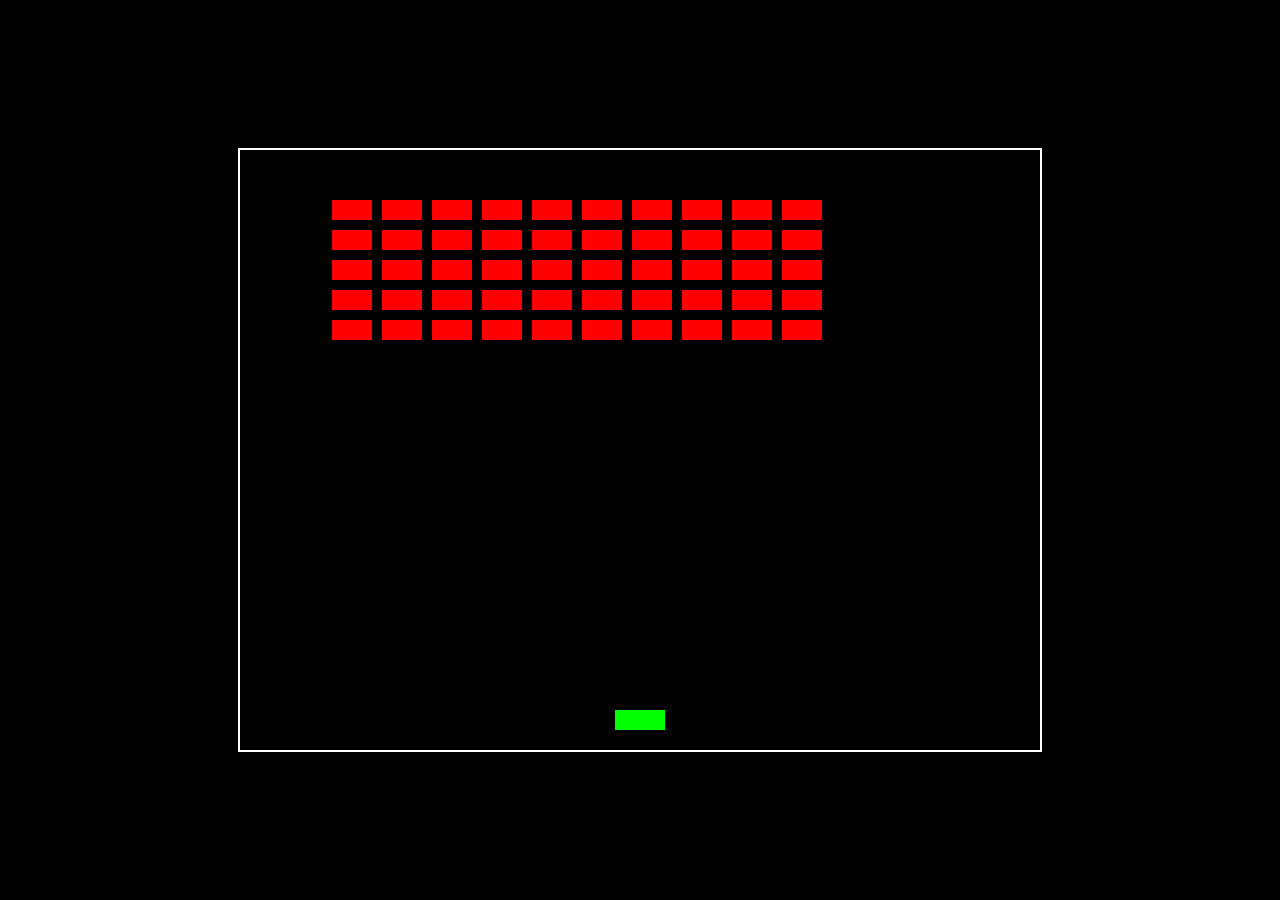
<file: chatgpt-4o-mini/index.html>
<!DOCTYPE html>
<html lang="en">
<head>
  <meta charset="UTF-8">
  <meta name="viewport" content="width=device-width, initial-scale=1.0">
  <title>Space Invaders</title>
  <style>
    /* Basic reset and centering */
    body {
      margin: 0;
      background: #000;
      display: flex;
      align-items: center;
      justify-content: center;
      height: 100vh;
      overflow: hidden;
    }
    canvas {
      border: 2px solid #fff;
      background: #000;
    }
  </style>
</head>
<body>
  <canvas id="gameCanvas" width="800" height="600"></canvas>
  <script>
    const canvas = document.getElementById('gameCanvas');
    const ctx = canvas.getContext('2d');

    // --- Player Setup ---
    const player = {
      width: 50,
      height: 20,
      x: canvas.width / 2 - 25,
      y: canvas.height - 40,
      speed: 5,
      movingLeft: false,
      movingRight: false,
      color: '#0f0'
    };

    // --- Bullet Setup ---
    const bullets = [];
    const bulletSpeed = 7;
    const bulletWidth = 4;
    const bulletHeight = 10;

    // --- Invader Setup ---
    const invaderRowCount = 5;
    const invaderColumnCount = 10;
    const invaderWidth = 40;
    const invaderHeight = 20;
    const invaderPadding = 10;
    const invaderOffsetTop = 50;
    const invaderOffsetLeft = 50;
    let invaderDirection = 1; // 1 = right, -1 = left
    const invaderSpeed = 1;
    const invaders = [];

    // Create invaders
    for (let r = 0; r < invaderRowCount; r++) {
      for (let c = 0; c < invaderColumnCount; c++) {
        invaders.push({
          x: invaderOffsetLeft + c * (invaderWidth + invaderPadding),
          y: invaderOffsetTop + r * (invaderHeight + invaderPadding),
          width: invaderWidth,
          height: invaderHeight,
          alive: true
        });
      }
    }

    // --- Input Handling ---
    document.addEventListener('keydown', keyDownHandler);
    document.addEventListener('keyup', keyUpHandler);

    function keyDownHandler(e) {
      if (e.code === 'ArrowLeft') player.movingLeft = true;
      if (e.code === 'ArrowRight') player.movingRight = true;
      if (e.code === 'Space') shootBullet();
    }

    function keyUpHandler(e) {
      if (e.code === 'ArrowLeft') player.movingLeft = false;
      if (e.code === 'ArrowRight') player.movingRight = false;
    }

    function shootBullet() {
      bullets.push({
        x: player.x + player.width / 2 - bulletWidth / 2,
        y: player.y,
        width: bulletWidth,
        height: bulletHeight,
        alive: true
      });
    }

    // --- Collision Detection ---
    function isColliding(a, b) {
      return a.x < b.x + b.width && a.x + a.width > b.x &&
             a.y < b.y + b.height && a.y + a.height > b.y;
    }

    // --- Update Game State ---
    function update() {
      // Move player
      if (player.movingLeft && player.x > 0) player.x -= player.speed;
      if (player.movingRight && player.x + player.width < canvas.width) player.x += player.speed;

      // Move bullets
      bullets.forEach(b => {
        if (b.alive) {
          b.y -= bulletSpeed;
          if (b.y + b.height < 0) b.alive = false;
        }
      });

      // Move invaders and check for edge to reverse
      let shouldReverse = false;
      invaders.forEach(inv => {
        if (inv.alive) {
          inv.x += invaderSpeed * invaderDirection;
          if (inv.x + inv.width > canvas.width || inv.x < 0) shouldReverse = true;
        }
      });
      if (shouldReverse) {
        invaderDirection *= -1;
        invaders.forEach(inv => inv.y += invaderHeight);
      }

      // Check collisions between bullets and invaders
      bullets.forEach(b => {
        if (b.alive) {
          invaders.forEach(inv => {
            if (inv.alive && isColliding(b, inv)) {
              b.alive = false;
              inv.alive = false;
            }
          });
        }
      });

      // Remove off-screen or spent bullets
      for (let i = bullets.length - 1; i >= 0; i--) {
        if (!bullets[i].alive) bullets.splice(i, 1);
      }
    }

    // --- Draw Game Objects ---
    function draw() {
      ctx.clearRect(0, 0, canvas.width, canvas.height);

      // Draw player
      ctx.fillStyle = player.color;
      ctx.fillRect(player.x, player.y, player.width, player.height);

      // Draw bullets
      ctx.fillStyle = '#ff0';
      bullets.forEach(b => ctx.fillRect(b.x, b.y, b.width, b.height));

      // Draw invaders
      ctx.fillStyle = '#f00';
      invaders.forEach(inv => {
        if (inv.alive) ctx.fillRect(inv.x, inv.y, inv.width, inv.height);
      });
    }

    // --- Main Game Loop ---
    function gameLoop() {
      update();
      draw();
      requestAnimationFrame(gameLoop);
    }

    // Start!
    gameLoop();
  </script>
</body>
</html>
</file>
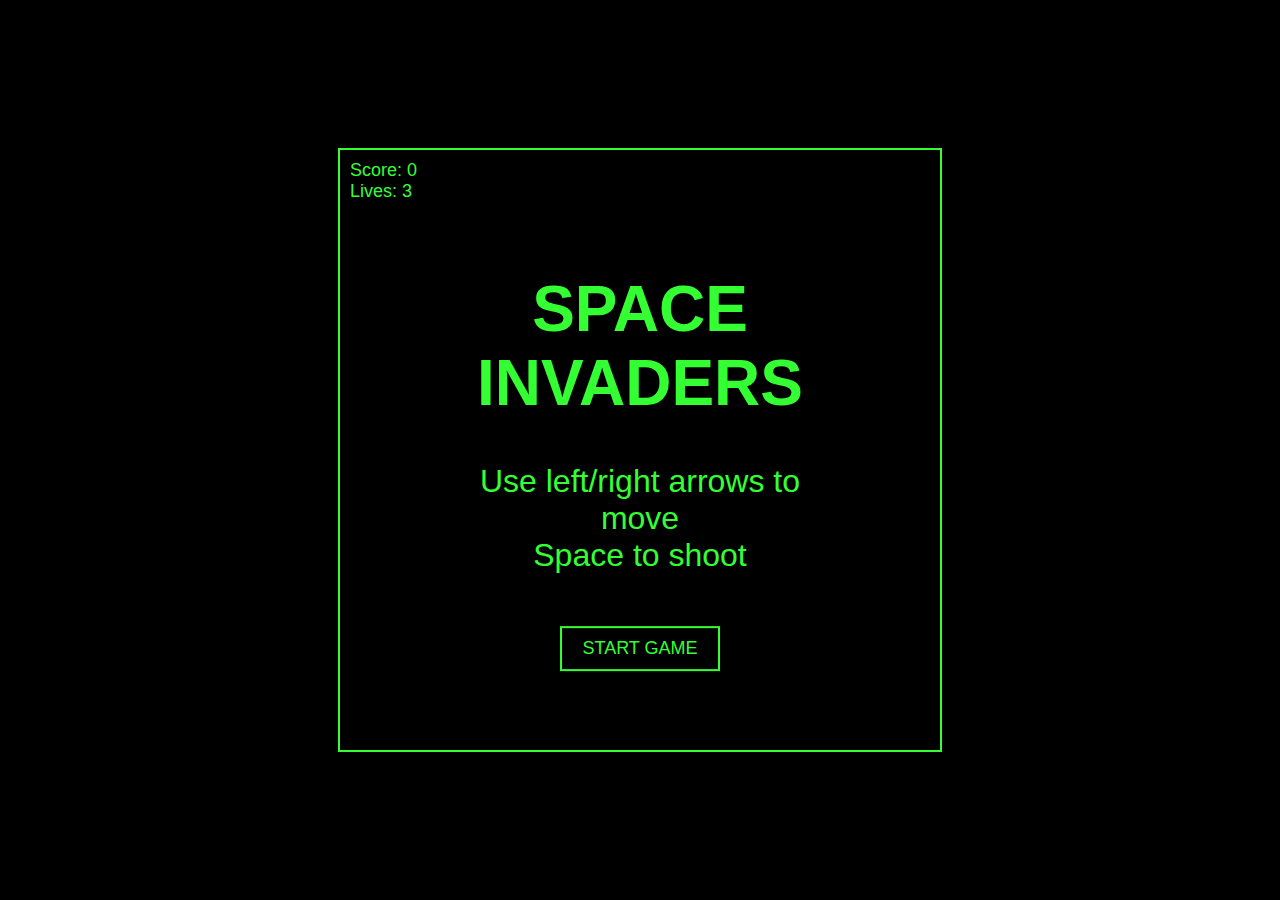
<file: claude3.7/index.html>
<!DOCTYPE html>
<html lang="en">
<head>
    <meta charset="UTF-8">
    <meta name="viewport" content="width=device-width, initial-scale=1.0">
    <title>Space Invaders</title>
    <style>
        body {
            margin: 0;
            padding: 0;
            display: flex;
            justify-content: center;
            align-items: center;
            height: 100vh;
            background-color: #000;
            font-family: Arial, sans-serif;
            overflow: hidden;
        }
        
        .game-container {
            position: relative;
            width: 600px;
            height: 600px;
            border: 2px solid #33ff33;
            overflow: hidden;
            background-color: #000;
        }
        
        #game-canvas {
            width: 100%;
            height: 100%;
        }
        
        .ui-container {
            position: absolute;
            top: 10px;
            left: 10px;
            color: #33ff33;
            font-size: 18px;
            z-index: 10;
        }
        
        .game-over, .game-start {
            position: absolute;
            top: 50%;
            left: 50%;
            transform: translate(-50%, -50%);
            color: #33ff33;
            font-size: 32px;
            text-align: center;
            z-index: 20;
            display: none;
        }
        
        .game-start button, .game-over button {
            background-color: #000;
            color: #33ff33;
            border: 2px solid #33ff33;
            padding: 10px 20px;
            font-size: 18px;
            margin-top: 20px;
            cursor: pointer;
        }
        
        .game-start button:hover, .game-over button:hover {
            background-color: #33ff33;
            color: #000;
        }
    </style>
</head>
<body>
    <div class="game-container">
        <canvas id="game-canvas"></canvas>
        <div class="ui-container">
            <div>Score: <span id="score">0</span></div>
            <div>Lives: <span id="lives">3</span></div>
        </div>
        <div class="game-start" id="game-start">
            <h1>SPACE INVADERS</h1>
            <p>Use left/right arrows to move<br>Space to shoot</p>
            <button id="start-button">START GAME</button>
        </div>
        <div class="game-over" id="game-over">
            <h1>GAME OVER</h1>
            <p>Final Score: <span id="final-score">0</span></p>
            <button id="restart-button">PLAY AGAIN</button>
        </div>
    </div>

    <script>
        // Game variables
        const canvas = document.getElementById('game-canvas');
        const ctx = canvas.getContext('2d');
        const scoreElement = document.getElementById('score');
        const livesElement = document.getElementById('lives');
        const finalScoreElement = document.getElementById('final-score');
        const gameStartScreen = document.getElementById('game-start');
        const gameOverScreen = document.getElementById('game-over');
        const startButton = document.getElementById('start-button');
        const restartButton = document.getElementById('restart-button');
        
        // Set canvas dimensions
        canvas.width = 600;
        canvas.height = 600;
        
        // Game state
        let gameRunning = false;
        let score = 0;
        let lives = 3;
        let level = 1;
        
        // Player
        const player = {
            x: canvas.width / 2 - 25,
            y: canvas.height - 60,
            width: 50,
            height: 30,
            speed: 8,
            color: '#33ff33',
            isMovingLeft: false,
            isMovingRight: false,
            isShooting: false,
            lastShot: 0,
            shotCooldown: 500 // milliseconds
        };
        
        // Invaders
        let invaders = [];
        const invaderRows = 5;
        const invadersPerRow = 10;
        const invaderWidth = 40;
        const invaderHeight = 30;
        const invaderPadding = 10;
        let invaderDirection = 1; // 1 for right, -1 for left
        let invaderSpeed = 1;
        let invaderDropSpeed = 20;
        let invaderShootChance = 0.01; // Chance of an invader shooting per frame
        
        // Projectiles
        let playerProjectiles = [];
        let invaderProjectiles = [];
        const projectileSpeed = 7;
        const invaderProjectileSpeed = 5;
        
        // Keys
        const keys = {};
        
        // Game initialization
        function initGame() {
            // Reset game state
            gameRunning = true;
            score = 0;
            lives = 3;
            level = 1;
            invaderSpeed = 1;
            invaderShootChance = 0.01;
            
            // Reset player
            player.x = canvas.width / 2 - player.width / 2;
            playerProjectiles = [];
            invaderProjectiles = [];
            
            // Create invaders
            createInvaders();
            
            // Update UI
            scoreElement.textContent = score;
            livesElement.textContent = lives;
            
            // Hide screens
            gameStartScreen.style.display = 'none';
            gameOverScreen.style.display = 'none';
            
            // Start game loop
            gameLoop();
        }
        
        // Create invaders
        function createInvaders() {
            invaders = [];
            for (let row = 0; row < invaderRows; row++) {
                for (let col = 0; col < invadersPerRow; col++) {
                    invaders.push({
                        x: col * (invaderWidth + invaderPadding) + 50,
                        y: row * (invaderHeight + invaderPadding) + 50,
                        width: invaderWidth,
                        height: invaderHeight,
                        color: row < 2 ? '#ff3333' : row < 4 ? '#ff9933' : '#33ff33'
                    });
                }
            }
            invaderDirection = 1;
        }
        
        // Game loop
        function gameLoop() {
            if (!gameRunning) return;
            
            // Clear canvas
            ctx.fillStyle = '#000';
            ctx.fillRect(0, 0, canvas.width, canvas.height);
            
            // Update player
            updatePlayer();
            
            // Update invaders
            updateInvaders();
            
            // Update projectiles
            updateProjectiles();
            
            // Check collisions
            checkCollisions();
            
            // Check game over
            if (invaders.length === 0) {
                levelUp();
            }
            
            // Draw everything
            drawPlayer();
            drawInvaders();
            drawProjectiles();
            
            // Next frame
            requestAnimationFrame(gameLoop);
        }
        
        // Update player
        function updatePlayer() {
            if (keys['ArrowLeft'] && player.x > 0) {
                player.x -= player.speed;
            }
            
            if (keys['ArrowRight'] && player.x < canvas.width - player.width) {
                player.x += player.speed;
            }
            
            if (keys[' '] && Date.now() - player.lastShot > player.shotCooldown) {
                playerShoot();
                player.lastShot = Date.now();
            }
        }
        
        // Player shoot
        function playerShoot() {
            playerProjectiles.push({
                x: player.x + player.width / 2 - 2,
                y: player.y,
                width: 4,
                height: 15,
                color: '#33ff33'
            });
        }
        
        // Update invaders
        function updateInvaders() {
            let touchedEdge = false;
            let lowestInvader = 0;
            
            // Check if any invader touched the edge
            for (const invader of invaders) {
                if ((invaderDirection === 1 && invader.x + invader.width >= canvas.width - 10) ||
                    (invaderDirection === -1 && invader.x <= 10)) {
                    touchedEdge = true;
                }
                
                // Track lowest invader
                if (invader.y + invader.height > lowestInvader) {
                    lowestInvader = invader.y + invader.height;
                }
                
                // Random chance for invader to shoot
                if (Math.random() < invaderShootChance) {
                    invaderShoot(invader);
                }
            }
            
            // Move invaders
            for (const invader of invaders) {
                invader.x += invaderDirection * invaderSpeed;
                
                // Drop invaders if they touched an edge
                if (touchedEdge) {
                    invader.y += invaderDropSpeed;
                }
            }
            
            // Change direction if touched edge
            if (touchedEdge) {
                invaderDirection *= -1;
            }
            
            // Check if invaders reached the player
            if (lowestInvader >= player.y) {
                loseLife();
            }
        }
        
        // Invader shoot
        function invaderShoot(invader) {
            invaderProjectiles.push({
                x: invader.x + invader.width / 2 - 2,
                y: invader.y + invader.height,
                width: 4,
                height: 15,
                color: '#ff3333'
            });
        }
        
        // Update projectiles
        function updateProjectiles() {
            // Player projectiles
            for (let i = playerProjectiles.length - 1; i >= 0; i--) {
                const projectile = playerProjectiles[i];
                projectile.y -= projectileSpeed;
                
                // Remove if off screen
                if (projectile.y < 0) {
                    playerProjectiles.splice(i, 1);
                }
            }
            
            // Invader projectiles
            for (let i = invaderProjectiles.length - 1; i >= 0; i--) {
                const projectile = invaderProjectiles[i];
                projectile.y += invaderProjectileSpeed;
                
                // Remove if off screen
                if (projectile.y > canvas.height) {
                    invaderProjectiles.splice(i, 1);
                }
            }
        }
        
        // Check collisions
        function checkCollisions() {
            // Player projectiles vs invaders
            for (let i = playerProjectiles.length - 1; i >= 0; i--) {
                const projectile = playerProjectiles[i];
                
                for (let j = invaders.length - 1; j >= 0; j--) {
                    const invader = invaders[j];
                    
                    if (projectile.x < invader.x + invader.width &&
                        projectile.x + projectile.width > invader.x &&
                        projectile.y < invader.y + invader.height &&
                        projectile.y + projectile.height > invader.y) {
                        
                        // Collision detected
                        playerProjectiles.splice(i, 1);
                        invaders.splice(j, 1);
                        updateScore(10);
                        break;
                    }
                }
            }
            
            // Invader projectiles vs player
            for (let i = invaderProjectiles.length - 1; i >= 0; i--) {
                const projectile = invaderProjectiles[i];
                
                if (projectile.x < player.x + player.width &&
                    projectile.x + projectile.width > player.x &&
                    projectile.y < player.y + player.height &&
                    projectile.y + projectile.height > player.y) {
                    
                    // Collision detected
                    invaderProjectiles.splice(i, 1);
                    loseLife();
                    break;
                }
            }
        }
        
        // Update score
        function updateScore(points) {
            score += points;
            scoreElement.textContent = score;
        }
        
        // Lose life
        function loseLife() {
            lives--;
            livesElement.textContent = lives;
            
            if (lives <= 0) {
                gameOver();
            } else {
                resetLevel();
            }
        }
        
        // Reset level
        function resetLevel() {
            player.x = canvas.width / 2 - player.width / 2;
            playerProjectiles = [];
            invaderProjectiles = [];
            createInvaders();
        }
        
        // Level up
        function levelUp() {
            level++;
            invaderSpeed += 0.2;
            invaderShootChance += 0.002;
            createInvaders();
            updateScore(50);
        }
        
        // Game over
        function gameOver() {
            gameRunning = false;
            finalScoreElement.textContent = score;
            gameOverScreen.style.display = 'block';
        }
        
        // Draw player
        function drawPlayer() {
            ctx.fillStyle = player.color;
            ctx.fillRect(player.x, player.y, player.width, player.height);
            
            // Draw player details
            ctx.fillRect(player.x + player.width / 2 - 5, player.y - 10, 10, 10);
        }
        
        // Draw invaders
        function drawInvaders() {
            for (const invader of invaders) {
                ctx.fillStyle = invader.color;
                ctx.fillRect(invader.x, invader.y, invader.width, invader.height);
                
                // Draw invader details
                ctx.fillRect(invader.x + 5, invader.y + invader.height, 10, 5);
                ctx.fillRect(invader.x + invader.width - 15, invader.y + invader.height, 10, 5);
            }
        }
        
        // Draw projectiles
        function drawProjectiles() {
            // Player projectiles
            for (const projectile of playerProjectiles) {
                ctx.fillStyle = projectile.color;
                ctx.fillRect(projectile.x, projectile.y, projectile.width, projectile.height);
            }
            
            // Invader projectiles
            for (const projectile of invaderProjectiles) {
                ctx.fillStyle = projectile.color;
                ctx.fillRect(projectile.x, projectile.y, projectile.width, projectile.height);
            }
        }
        
        // Event listeners
        window.addEventListener('keydown', (e) => {
            keys[e.key] = true;
        });
        
        window.addEventListener('keyup', (e) => {
            keys[e.key] = false;
        });
        
        startButton.addEventListener('click', initGame);
        restartButton.addEventListener('click', initGame);
        
        // Show start screen
        gameStartScreen.style.display = 'block';
    </script>
</body>
</html>
</file>
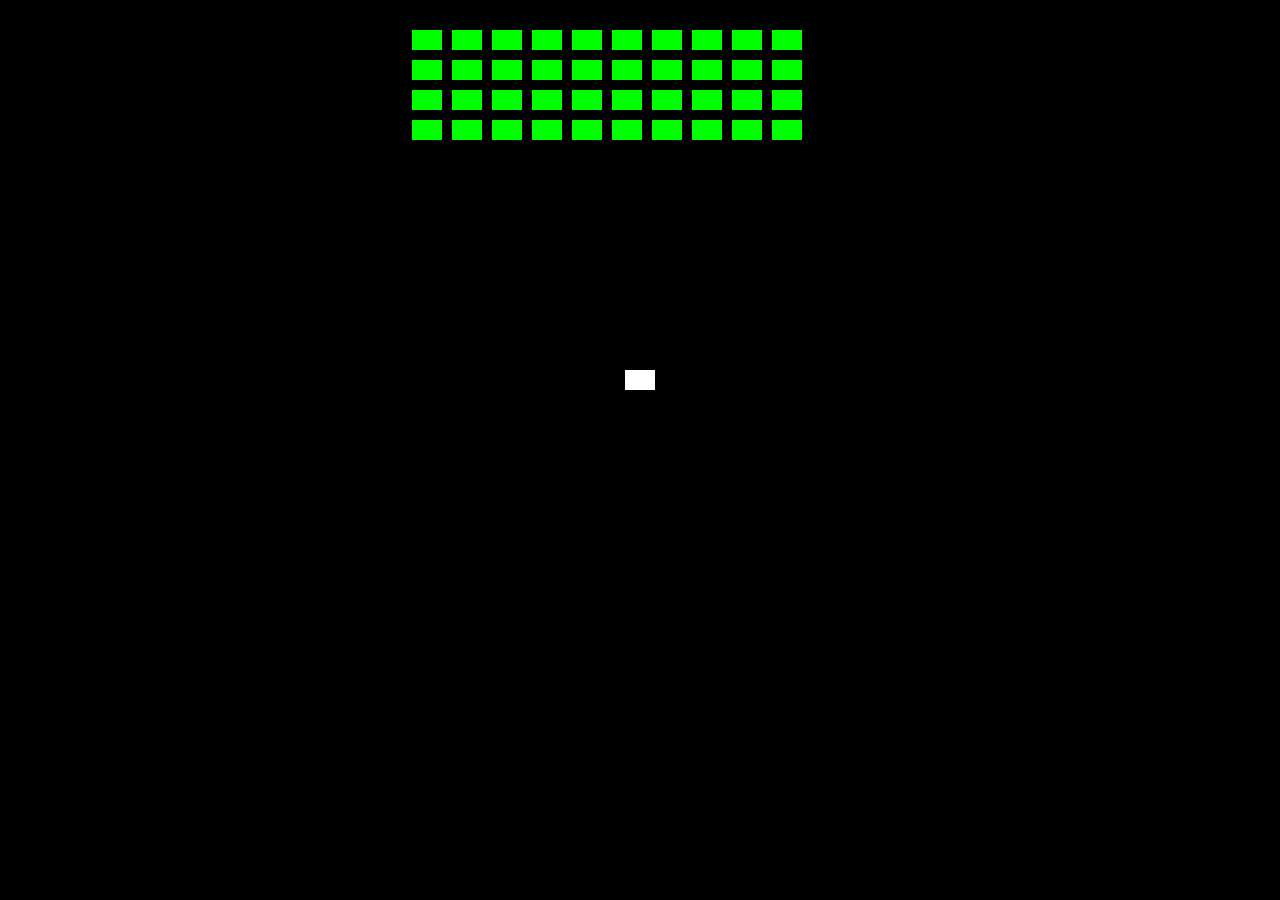
<file: copilot-web/index.html>
<!DOCTYPE html>
<html lang="en">
<head>
  <meta charset="UTF-8">
  <title>Invaders Game</title>
  <style>
    /* CSS styles for the game */
    body {
      margin: 0;
      overflow: hidden;
      background: #000;
    }
    canvas {
      display: block;
      background: #000;
      margin: 0 auto;
    }
  </style>
</head>
<body>
  <canvas id="gameCanvas" width="600" height="400"></canvas>
  <script>
    // Get canvas and context
    const canvas = document.getElementById("gameCanvas");
    const ctx = canvas.getContext("2d");

    // Player setup
    const player = {
      x: canvas.width / 2 - 15,
      y: canvas.height - 30,
      width: 30,
      height: 20,
      speed: 5
    };

    // Game elements arrays
    let bullets = [];
    let invaders = [];
    let invaderSpeed = 1;
    let invaderDirection = 1; // 1 = moving right, -1 = moving left

    // Manage key presses
    const keys = {};
    document.addEventListener("keydown", (e) => {
      keys[e.code] = true;
      if (e.code === "Space") {
        // Shoot a bullet from the center of the player's ship
        bullets.push({
          x: player.x + player.width / 2 - 2,
          y: player.y,
          width: 4,
          height: 10,
          speed: 7
        });
      }
    });
    document.addEventListener("keyup", (e) => {
      keys[e.code] = false;
    });

    // Create an array of invaders in a grid formation
    function createInvaders() {
      invaders = [];
      const rows = 4;
      const cols = 10;
      const invaderWidth = 30;
      const invaderHeight = 20;
      const spacing = 10;
      const offsetX = 30;
      const offsetY = 30;

      for (let row = 0; row < rows; row++) {
        for (let col = 0; col < cols; col++) {
          invaders.push({
            x: offsetX + col * (invaderWidth + spacing),
            y: offsetY + row * (invaderHeight + spacing),
            width: invaderWidth,
            height: invaderHeight
          });
        }
      }
    }

    // Update game state: player, bullets, invaders, and collisions
    function update() {
      // Player movement
      if (keys["ArrowLeft"] && player.x > 0) {
        player.x -= player.speed;
      }
      if (keys["ArrowRight"] && player.x + player.width < canvas.width) {
        player.x += player.speed;
      }

      // Update bullets positions; remove ones off-screen
      for (let i = 0; i < bullets.length; i++) {
        bullets[i].y -= bullets[i].speed;
        if (bullets[i].y + bullets[i].height < 0) {
          bullets.splice(i, 1);
          i--;
        }
      }

      // Move invaders and check for canvas edge collision
      let shouldReverse = false;
      for (const invader of invaders) {
        invader.x += invaderSpeed * invaderDirection;
        if (invader.x + invader.width >= canvas.width || invader.x <= 0) {
          shouldReverse = true;
        }
      }
      if (shouldReverse) {
        invaderDirection *= -1;
        for (const invader of invaders) {
          invader.y += 10; // Move down when reaching an edge
        }
      }

      // Check collision between bullets and invaders
      for (let i = 0; i < bullets.length; i++) {
        const bullet = bullets[i];
        for (let j = 0; j < invaders.length; j++) {
          const invader = invaders[j];
          if (
            bullet.x < invader.x + invader.width &&
            bullet.x + bullet.width > invader.x &&
            bullet.y < invader.y + invader.height &&
            bullet.y + bullet.height > invader.y
          ) {
            // Remove bullet and invader on collision
            bullets.splice(i, 1);
            invaders.splice(j, 1);
            i--;
            break;
          }
        }
      }
    }

    // Draw the player, invaders, and bullets
    function draw() {
      ctx.clearRect(0, 0, canvas.width, canvas.height);

      // Draw player (white rectangle)
      ctx.fillStyle = "white";
      ctx.fillRect(player.x, player.y, player.width, player.height);

      // Draw invaders (lime green rectangles)
      ctx.fillStyle = "lime";
      for (const invader of invaders) {
        ctx.fillRect(invader.x, invader.y, invader.width, invader.height);
      }

      // Draw bullets (red rectangles)
      ctx.fillStyle = "red";
      for (const bullet of bullets) {
        ctx.fillRect(bullet.x, bullet.y, bullet.width, bullet.height);
      }
    }

    // Main game loop: update state, then draw, then loop again
    function gameLoop() {
      update();
      draw();
      requestAnimationFrame(gameLoop);
    }

    // Start the game when the window loads
    window.onload = () => {
      createInvaders();
      gameLoop();
    };
  </script>
</body>
</html>
</file>
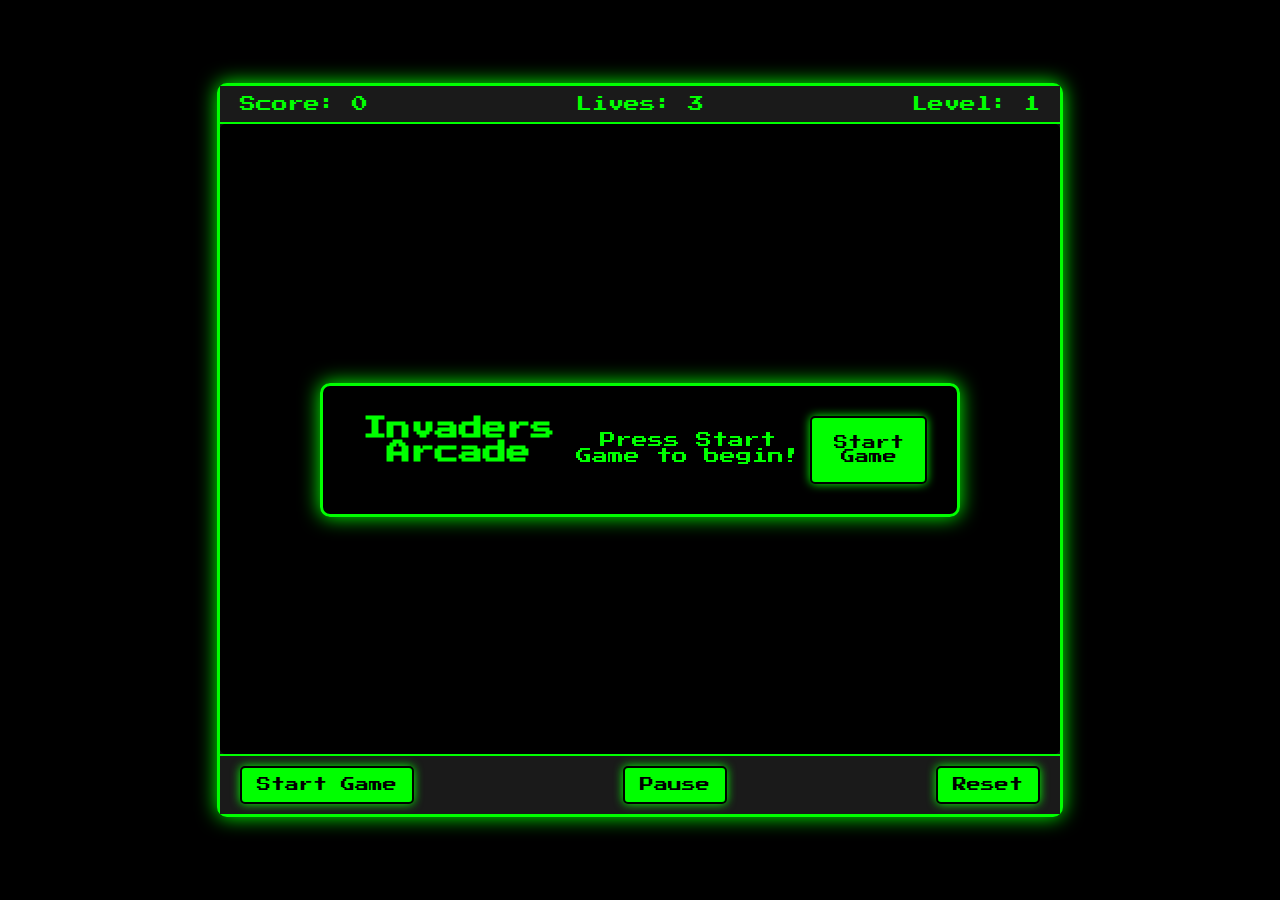
<file: gemini2.5pro-experimental/index.html>
<!DOCTYPE html>
<html lang="en">
<head>
    <meta charset="UTF-8">
    <meta name="viewport" content="width=device-width, initial-scale=1.0">
    <title>Invaders Arcade</title>
    <link href="https://fonts.googleapis.com/css2?family=Press+Start+2P&display=swap" rel="stylesheet">
    <style>
        body {
            font-family: 'Press Start 2P', cursive;
            background-color: #000;
            color: #0f0; /* Green text, classic arcade feel */
            display: flex;
            flex-direction: column;
            align-items: center;
            justify-content: center;
            min-height: 100vh;
            margin: 0;
            overflow: hidden; /* Prevent scrollbars from canvas resizing */
            touch-action: none; /* Disable browser default touch actions like pinch-zoom */
        }

        .game-container {
            border: 3px solid #0f0;
            border-radius: 10px;
            box-shadow: 0 0 20px #0f0;
            position: relative; /* For positioning message box */
            background-color: #111; /* Slightly lighter black for canvas background */
            display: flex;
            flex-direction: column;
            align-items: center;
        }

        canvas {
            display: block;
            background-color: #000;
            border-radius: 6px; /* Rounded corners for the canvas inside the container */
            /* Width and height will be set by JS */
        }

        .controls, .info {
            display: flex;
            justify-content: space-between;
            align-items: center;
            padding: 10px 20px;
            width: 100%;
            box-sizing: border-box;
            background-color: #1a1a1a;
        }

        .info {
            font-size: 16px;
            border-bottom: 2px solid #0f0;
        }

        .controls {
             border-top: 2px solid #0f0;
        }


        button {
            font-family: 'Press Start 2P', cursive;
            background-color: #0f0;
            color: #000;
            border: 2px solid #000;
            padding: 10px 15px;
            border-radius: 5px;
            cursor: pointer;
            box-shadow: 0 0 10px #0f0;
            transition: background-color 0.2s, color 0.2s, box-shadow 0.2s;
            font-size: 14px;
        }

        button:hover, button:focus {
            background-color: #000;
            color: #0f0;
            border-color: #0f0;
            outline: none;
        }

        button:active {
            transform: translateY(2px);
        }

        .message-box {
            position: absolute;
            top: 50%;
            left: 50%;
            transform: translate(-50%, -50%);
            background-color: rgba(0, 0, 0, 0.85);
            color: #0f0;
            padding: 30px;
            border: 3px solid #0f0;
            border-radius: 10px;
            text-align: center;
            z-index: 100;
            box-shadow: 0 0 20px #0f0;
            display: none; /* Hidden by default */
        }

        .message-box h2 {
            margin-top: 0;
            font-size: 24px;
        }

        .message-box p {
            font-size: 16px;
            margin-bottom: 20px;
        }

        /* Touch controls styling */
        .touch-controls {
            display: none; /* Hidden by default, shown on touch devices */
            justify-content: space-around;
            width: 100%;
            padding: 15px 0;
            background-color: #1a1a1a;
            border-top: 2px solid #0f0;
        }

        .touch-button {
            font-family: 'Press Start 2P', cursive;
            background-color: #0f0;
            color: #000;
            border: 2px solid #000;
            padding: 15px 25px;
            border-radius: 8px;
            cursor: pointer;
            box-shadow: 0 0 10px #0f0;
            font-size: 18px;
            user-select: none; /* Prevent text selection on tap */
            -webkit-user-select: none; /* Safari */
            -moz-user-select: none; /* Firefox */
            -ms-user-select: none; /* IE10+ */
        }
        .touch-button:active {
            background-color: #000;
            color: #0f0;
            border-color: #0f0;
            transform: scale(0.95);
        }

        @media (max-width: 600px) {
            .info {
                font-size: 12px;
            }
            button {
                padding: 8px 10px;
                font-size: 12px;
            }
            .message-box h2 {
                font-size: 20px;
            }
            .message-box p {
                font-size: 14px;
            }
            .touch-controls {
                display: flex; /* Show touch controls on smaller screens */
            }
            .controls .desktop-button { /* Hide desktop start button if touch controls are visible */
                display: none;
            }
        }

    </style>
</head>
<body>
    <div class="game-container">
        <div class="info">
            <span id="score">Score: 0</span>
            <span id="lives">Lives: 3</span>
            <span id="level">Level: 1</span>
        </div>
        <canvas id="gameCanvas"></canvas>
        <div class="controls">
            <button id="startButton" class="desktop-button">Start Game</button>
            <button id="pauseButton">Pause</button>
            <button id="resetButton">Reset</button>
        </div>
        <div class="touch-controls">
            <button class="touch-button" id="touchLeft">LEFT</button>
            <button class="touch-button" id="touchFire">FIRE</button>
            <button class="touch-button" id="touchRight">RIGHT</button>
        </div>
    </div>

    <div class="message-box" id="messageBox">
        <h2 id="messageTitle">Game Over!</h2>
        <p id="messageText">Your final score is 0.</p>
        <button id="messageButton">Play Again</button>
    </div>

    <script>
        // Game Canvas and Context
        const canvas = document.getElementById('gameCanvas');
        const ctx = canvas.getContext('2d');

        // UI Elements
        const scoreEl = document.getElementById('score');
        const livesEl = document.getElementById('lives');
        const levelEl = document.getElementById('level');
        const startButton = document.getElementById('startButton');
        const pauseButton = document.getElementById('pauseButton');
        const resetButton = document.getElementById('resetButton');

        // Message Box Elements
        const messageBox = document.getElementById('messageBox');
        const messageTitle = document.getElementById('messageTitle');
        const messageText = document.getElementById('messageText');
        const messageButton = document.getElementById('messageButton');

        // Touch Controls
        const touchLeftButton = document.getElementById('touchLeft');
        const touchRightButton = document.getElementById('touchRight');
        const touchFireButton = document.getElementById('touchFire');

        // Game constants
        const INVADER_ROWS = 5;
        const INVADER_COLS = 10;
        const INVADER_SPACING = 5; // Spacing between invaders
        const INVADER_BULLET_SPEED = 4;
        const INVADER_SHOOT_INTERVAL = 1000; // ms
        const PLAYER_BULLET_SPEED = 7;
        const PLAYER_LIVES_START = 3;
        const INVADER_MOVE_DOWN_STEP = 20; // How much invaders move down when hitting edge

        // Game state variables
        let score = 0;
        let lives = PLAYER_LIVES_START;
        let level = 1;
        let gameRunning = false;
        let paused = false;
        let gameOver = false;
        let player;
        let invaders = [];
        let playerBullets = [];
        let invaderBullets = [];
        let invaderDirection = 1; // 1 for right, -1 for left
        let invaderSpeed = 0.5; // Initial speed
        let lastInvaderShootTime = 0;
        let keys = {}; // For keyboard input

        // Game element dimensions (will be responsive)
        let canvasWidth, canvasHeight;
        let playerWidth, playerHeight, playerSpeed;
        let invaderWidth, invaderHeight;
        let bulletWidth, bulletHeight;

        // --- Entity Classes ---

        // Player Class
        class Player {
            constructor(x, y, width, height, speed, color) {
                this.x = x;
                this.y = y;
                this.width = width;
                this.height = height;
                this.speed = speed;
                this.color = color;
                this.canShoot = true;
                this.shootCooldown = 300; // milliseconds
            }

            draw() {
                ctx.fillStyle = this.color;
                // Simple triangle shape for player
                ctx.beginPath();
                ctx.moveTo(this.x + this.width / 2, this.y);
                ctx.lineTo(this.x, this.y + this.height);
                ctx.lineTo(this.x + this.width, this.y + this.height);
                ctx.closePath();
                ctx.fill();
            }

            move(direction) {
                if (direction === 'left' && this.x > 0) {
                    this.x -= this.speed;
                } else if (direction === 'right' && this.x < canvasWidth - this.width) {
                    this.x += this.speed;
                }
            }

            shoot() {
                if (this.canShoot) {
                    const bulletX = this.x + this.width / 2 - bulletWidth / 2;
                    const bulletY = this.y;
                    playerBullets.push(new Bullet(bulletX, bulletY, bulletWidth, bulletHeight, PLAYER_BULLET_SPEED, '#0f0', 'up'));
                    this.canShoot = false;
                    setTimeout(() => {
                        this.canShoot = true;
                    }, this.shootCooldown);
                }
            }
        }

        // Invader Class
        class Invader {
            constructor(x, y, width, height, color, type) {
                this.x = x;
                this.y = y;
                this.width = width;
                this.height = height;
                this.color = color;
                this.type = type; // For different invader types/points later
                this.alive = true;
            }

            draw() {
                if (!this.alive) return;
                ctx.fillStyle = this.color;
                // Simple rectangle for invaders
                ctx.fillRect(this.x, this.y, this.width, this.height);
            }

            move(dx, dy) {
                this.x += dx;
                this.y += dy;
            }
        }

        // Bullet Class
        class Bullet {
            constructor(x, y, width, height, speed, color, direction) {
                this.x = x;
                this.y = y;
                this.width = width;
                this.height = height;
                this.speed = speed;
                this.color = color;
                this.direction = direction; // 'up' or 'down'
            }

            draw() {
                ctx.fillStyle = this.color;
                ctx.fillRect(this.x, this.y, this.width, this.height);
            }

            update() {
                if (this.direction === 'up') {
                    this.y -= this.speed;
                } else {
                    this.y += this.speed;
                }
            }
        }

        // --- Game Setup and Initialization ---

        function setCanvasDimensions() {
            // Make canvas responsive, fitting common aspect ratios but not too wide/tall
            const maxWidth = window.innerWidth * 0.9;
            const maxHeight = window.innerHeight * 0.7;
            
            // Aim for a 4:3 aspect ratio, common for arcade games
            let newCanvasWidth = Math.min(maxWidth, maxHeight * (4/3));
            let newCanvasHeight = newCanvasWidth * (3/4);

            if (newCanvasHeight > maxHeight) {
                newCanvasHeight = maxHeight;
                newCanvasWidth = newCanvasHeight * (4/3);
            }
            
            canvas.width = Math.floor(newCanvasWidth);
            canvas.height = Math.floor(newCanvasHeight);
            
            canvasWidth = canvas.width;
            canvasHeight = canvas.height;

            // Scale game elements based on canvas size
            playerWidth = canvasWidth * 0.08;
            playerHeight = canvasHeight * 0.05;
            playerSpeed = canvasWidth * 0.015;

            invaderWidth = canvasWidth * 0.05;
            invaderHeight = canvasHeight * 0.04;

            bulletWidth = canvasWidth * 0.01;
            bulletHeight = canvasHeight * 0.02;
        }


        function initGame() {
            gameOver = false;
            paused = false;
            score = 0;
            lives = PLAYER_LIVES_START;
            level = 1;
            invaderDirection = 1;
            invaderSpeed = 0.5 + (level -1) * 0.2; // Increase speed with level
            playerBullets = [];
            invaderBullets = [];
            invaders = [];
            updateUI();
            hideMessage();

            setCanvasDimensions(); // Set dimensions before creating player/invaders

            // Create Player
            const playerX = canvasWidth / 2 - playerWidth / 2;
            const playerY = canvasHeight - playerHeight - 20; // Position at bottom
            player = new Player(playerX, playerY, playerWidth, playerHeight, playerSpeed, '#00ff00');

            // Create Invaders
            createInvaders();
        }

        function createInvaders() {
            invaders = [];
            const totalInvaderBlockWidth = (INVADER_COLS * invaderWidth) + ((INVADER_COLS - 1) * INVADER_SPACING);
            const startX = (canvasWidth - totalInvaderBlockWidth) / 2;
            const startY = canvasHeight * 0.1; // Start invaders near the top

            for (let r = 0; r < INVADER_ROWS; r++) {
                for (let c = 0; c < INVADER_COLS; c++) {
                    const invaderX = startX + c * (invaderWidth + INVADER_SPACING);
                    const invaderY = startY + r * (invaderHeight + INVADER_SPACING);
                    // Alternate colors for rows for visual distinction
                    const color = r % 2 === 0 ? '#ff00ff' : '#ffff00'; // Magenta and Yellow
                    invaders.push(new Invader(invaderX, invaderY, invaderWidth, invaderHeight, color, 'standard'));
                }
            }
        }

        // --- Game Logic ---

        function updateGame() {
            if (gameOver || paused) return;

            // Player movement
            if (keys['ArrowLeft'] || keys['a'] || (touchActive && touchDirection === 'left')) {
                player.move('left');
            }
            if (keys['ArrowRight'] || keys['d'] || (touchActive && touchDirection === 'right')) {
                player.move('right');
            }

            // Move player bullets
            playerBullets.forEach((bullet, index) => {
                bullet.update();
                if (bullet.y + bullet.height < 0) { // Bullet off screen
                    playerBullets.splice(index, 1);
                }
            });

            // Move invader bullets
            invaderBullets.forEach((bullet, index) => {
                bullet.update();
                if (bullet.y > canvasHeight) { // Bullet off screen
                    invaderBullets.splice(index, 1);
                }
            });

            // Move Invaders
            moveInvaders();

            // Invaders shoot
            invaderShoot();

            // Collision Detection
            checkCollisions();

            // Check for win/loss conditions
            checkGameEndConditions();
        }

        function moveInvaders() {
            let moveDown = false;
            let currentInvaderSpeed = invaderSpeed * invaderDirection;

            for (const invader of invaders) {
                if (!invader.alive) continue;
                invader.move(currentInvaderSpeed, 0);

                // Check if invaders hit side walls
                if ((invader.x + invader.width > canvasWidth && invaderDirection === 1) || (invader.x < 0 && invaderDirection === -1)) {
                    moveDown = true;
                }
                 // Check if invaders reached player's level
                if (invader.y + invader.height >= player.y) {
                    triggerGameOver("Invaders reached the bottom!");
                    return;
                }
            }

            if (moveDown) {
                invaderDirection *= -1; // Change direction
                invaders.forEach(inv => {
                    if (inv.alive) {
                        inv.move(0, INVADER_MOVE_DOWN_STEP); // Move all invaders down
                    }
                });
            }
        }

        function invaderShoot() {
            const now = Date.now();
            if (now - lastInvaderShootTime > INVADER_SHOOT_INTERVAL) {
                const aliveInvaders = invaders.filter(inv => inv.alive);
                if (aliveInvaders.length > 0) {
                    const randomInvader = aliveInvaders[Math.floor(Math.random() * aliveInvaders.length)];
                    const bulletX = randomInvader.x + randomInvader.width / 2 - bulletWidth / 2;
                    const bulletY = randomInvader.y + randomInvader.height;
                    invaderBullets.push(new Bullet(bulletX, bulletY, bulletWidth, bulletHeight, INVADER_BULLET_SPEED + (level-1)*0.5, '#ff3333', 'down')); // Red bullets
                    lastInvaderShootTime = now;
                }
            }
        }

        function checkCollisions() {
            // Player bullets vs Invaders
            playerBullets.forEach((bullet, bIndex) => {
                invaders.forEach((invader, iIndex) => {
                    if (invader.alive &&
                        bullet.x < invader.x + invader.width &&
                        bullet.x + bullet.width > invader.x &&
                        bullet.y < invader.y + invader.height &&
                        bullet.y + bullet.height > invader.y) {
                        
                        invader.alive = false;
                        playerBullets.splice(bIndex, 1);
                        score += 10 * level; // More points for higher levels
                        updateUI();
                        // Could add explosion effect here
                    }
                });
            });

            // Invader bullets vs Player
            invaderBullets.forEach((bullet, index) => {
                if (bullet.x < player.x + player.width &&
                    bullet.x + bullet.width > player.x &&
                    bullet.y < player.y + player.height &&
                    bullet.y + bullet.height > player.y) {
                    
                    invaderBullets.splice(index, 1);
                    playerHit();
                    // Could add player hit effect
                }
            });
        }
        
        function playerHit() {
            lives--;
            updateUI();
            if (lives <= 0) {
                triggerGameOver("You ran out of lives!");
            } else {
                // Brief invincibility or reset player position could be added here
                // For now, just continue
            }
        }

        function checkGameEndConditions() {
            // Check if all invaders are dead (win level)
            const aliveInvaders = invaders.filter(inv => inv.alive);
            if (aliveInvaders.length === 0 && gameRunning && !gameOver) {
                level++;
                showMessage(`Level ${level -1} Cleared!`, `Get ready for Level ${level}...`, "Next Level", startNextLevel);
                gameRunning = false; // Pause game flow until next level starts
            }
        }
        
        function startNextLevel() {
            hideMessage();
            invaderDirection = 1;
            invaderSpeed = 0.5 + (level -1) * 0.2;
            playerBullets = [];
            invaderBullets = [];
            createInvaders(); // Re-create invaders for the new level
            
            // Reset player position for new level
            player.x = canvasWidth / 2 - playerWidth / 2;
            player.y = canvasHeight - playerHeight - 20;
            player.canShoot = true; // Ensure player can shoot immediately

            gameRunning = true;
            if (!paused) { // Resume game loop if not explicitly paused
                gameLoop();
            }
        }


        function triggerGameOver(reason) {
            if (gameOver) return; // Prevent multiple game over triggers
            gameOver = true;
            gameRunning = false;
            showMessage("Game Over!", `${reason} Final Score: ${score}.`, "Play Again", resetGame);
        }

        // --- Drawing ---
        function drawGame() {
            // Clear canvas
            ctx.fillStyle = '#000'; // Black background for canvas
            ctx.fillRect(0, 0, canvasWidth, canvasHeight);

            // Draw Player
            if (player) player.draw();

            // Draw Invaders
            invaders.forEach(invader => invader.draw());

            // Draw Bullets
            playerBullets.forEach(bullet => bullet.draw());
            invaderBullets.forEach(bullet => bullet.draw());
        }

        // --- UI Updates and Messages ---
        function updateUI() {
            scoreEl.textContent = `Score: ${score}`;
            livesEl.textContent = `Lives: ${lives}`;
            levelEl.textContent = `Level: ${level}`;
        }

        function showMessage(title, text, buttonText, buttonAction) {
            messageTitle.textContent = title;
            messageText.textContent = text;
            messageButton.textContent = buttonText;
            messageButton.onclick = buttonAction; // Assign new action
            messageBox.style.display = 'flex';
        }

        function hideMessage() {
            messageBox.style.display = 'none';
        }

        // --- Game Loop ---
        let lastTime = 0;
        function gameLoop(timestamp) {
            if (gameOver) return;
            if (paused) {
                 // If paused, still request next frame to keep loop alive for unpausing
                requestAnimationFrame(gameLoop);
                return;
            }
            
            const deltaTime = timestamp - lastTime;
            lastTime = timestamp;

            // Only run game logic if game is actively running
            if (gameRunning) {
                updateGame();
                drawGame();
            }
            
            requestAnimationFrame(gameLoop);
        }

        // --- Event Listeners ---
        // Keyboard
        window.addEventListener('keydown', (e) => {
            keys[e.key] = true;
            if (e.key === ' ' || e.key === 'Spacebar') { // Spacebar for shooting
                e.preventDefault(); // Prevent page scroll
                if (player && gameRunning && !paused) player.shoot();
            }
             if (e.key === 'p' || e.key === 'P') { // P for pause
                togglePause();
            }
        });
        window.addEventListener('keyup', (e) => {
            keys[e.key] = false;
        });

        // Touch Controls
        let touchActive = false;
        let touchDirection = null;

        function handleTouchStart(e, direction) {
            e.preventDefault();
            touchActive = true;
            if (direction === 'fire') {
                if (player && gameRunning && !paused) player.shoot();
            } else {
                touchDirection = direction;
            }
        }
        function handleTouchEnd(e) {
            e.preventDefault();
            touchActive = false;
            touchDirection = null;
        }

        touchLeftButton.addEventListener('touchstart', (e) => handleTouchStart(e, 'left'));
        touchLeftButton.addEventListener('touchend', handleTouchEnd);
        touchRightButton.addEventListener('touchstart', (e) => handleTouchStart(e, 'right'));
        touchRightButton.addEventListener('touchend', handleTouchEnd);
        touchFireButton.addEventListener('touchstart', (e) => handleTouchStart(e, 'fire'));
        // No touchend needed for fire as it's a single action

        // Buttons
        startButton.addEventListener('click', () => {
            if (!gameRunning && !gameOver) {
                startGame();
            } else if (gameOver) {
                resetGame();
            }
        });

        pauseButton.addEventListener('click', togglePause);

        resetButton.addEventListener('click', resetGame);
        
        messageButton.addEventListener('click', () => {
            // Default action if not overridden by showMessage
            resetGame();
        });


        function startGame() {
            if (gameRunning) return; // Don't start if already running
            initGame();
            gameRunning = true;
            paused = false;
            pauseButton.textContent = "Pause";
            hideMessage();
            lastTime = performance.now(); // Reset lastTime for smooth start
            gameLoop(lastTime);
        }

        function togglePause() {
            if (!gameRunning && !gameOver) return; // Can't pause if game hasn't started or is over
            paused = !paused;
            pauseButton.textContent = paused ? "Resume" : "Pause";
            if (paused) {
                showMessage("Paused", "Game is paused. Press Resume or 'P' to continue.", "Resume", togglePause);
            } else {
                hideMessage();
                // When unpausing, reset lastTime to avoid a large deltaTime jump
                lastTime = performance.now(); 
                requestAnimationFrame(gameLoop); // Ensure loop continues
            }
        }

        function resetGame() {
            gameOver = true; // Mark as game over to stop current loop
            paused = false;
            pauseButton.textContent = "Pause";
            // A small delay before starting to ensure current loop iteration finishes
            setTimeout(() => {
                startGame();
            }, 50);
        }
        
        // Window resize handling
        window.addEventListener('resize', () => {
            if (!gameRunning || paused) { // Only resize if not actively playing or paused
                const oldCanvasWidth = canvasWidth;
                const oldCanvasHeight = canvasHeight;
                
                setCanvasDimensions();

                if (player) { // If player exists, adjust its position proportionally
                    player.x = (player.x / oldCanvasWidth) * canvasWidth;
                    player.y = (player.y / oldCanvasHeight) * canvasHeight;
                    player.width = playerWidth;
                    player.height = playerHeight;
                    player.speed = playerSpeed;
                }

                // Adjust invader positions and sizes
                // This is a bit more complex, might need to re-init invaders or scale them carefully
                // For simplicity, if game is not running, a reset will handle this.
                // If paused, we should redraw.
                if (invaders.length > 0) {
                    // This is a simplified scaling. A full rescale of invader block might be better.
                    invaders.forEach(inv => {
                        inv.x = (inv.x / oldCanvasWidth) * canvasWidth;
                        inv.y = (inv.y / oldCanvasHeight) * canvasHeight;
                        inv.width = invaderWidth;
                        inv.height = invaderHeight;
                    });
                }
                
                // Adjust bullet sizes
                // Bullets are transient, so just updating future bullet sizes is fine.
                // Existing bullets might look off until they despawn.

                if (gameRunning && !paused) { // If game was running, redraw immediately
                    drawGame();
                } else if (paused) { // If paused, draw the current state with new dimensions
                     drawGame(); // Redraw with new dimensions
                } else if (!gameRunning && !gameOver) { // If game hasn't started, just draw empty canvas
                    ctx.fillStyle = '#000';
                    ctx.fillRect(0, 0, canvasWidth, canvasHeight);
                }
            }
        });

        // Initial Setup
        setCanvasDimensions(); // Set initial canvas size
        ctx.fillStyle = '#000'; // Initial black screen
        ctx.fillRect(0, 0, canvasWidth, canvasHeight);
        showMessage("Invaders Arcade", "Press Start Game to begin!", "Start Game", startGame);
        updateUI(); // Show initial lives etc.

    </script>
</body>
</html>
</file>
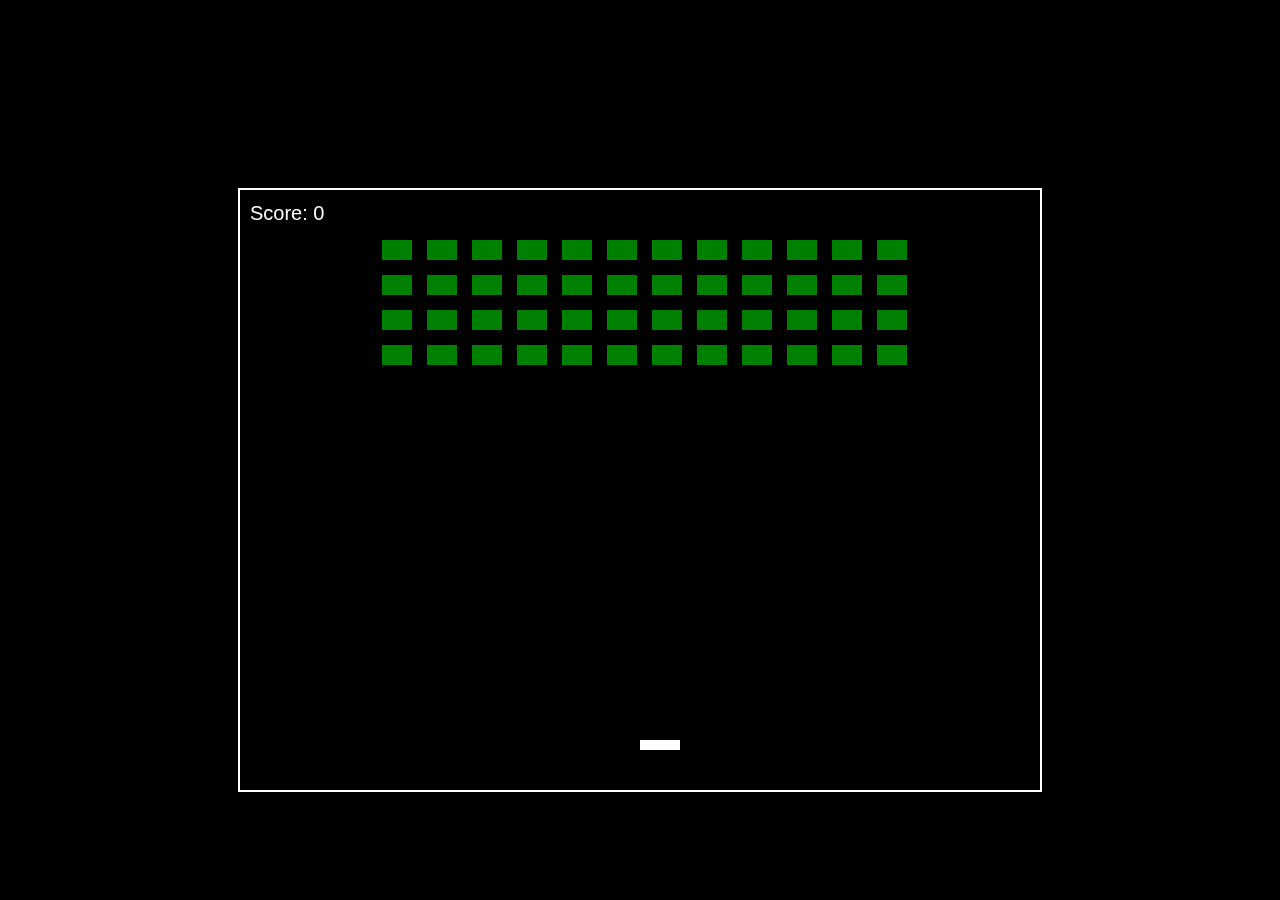
<file: qwen3-4b-q4_k_m/index.html>
<!DOCTYPE html>
<html lang="en">
<head>
  <meta charset="UTF-8" />
  <meta name="viewport" content="width=device-width, initial-scale=1.0" />
  <title>Invaders Game</title>
  <link rel="stylesheet" href="style.css" />
</head>
<body>
  <h1>Invaders Game</h1>
  <canvas id="gameCanvas" width="800" height="600"></canvas>
  <script src="script.js"></script>
</body>
</html>
</file>
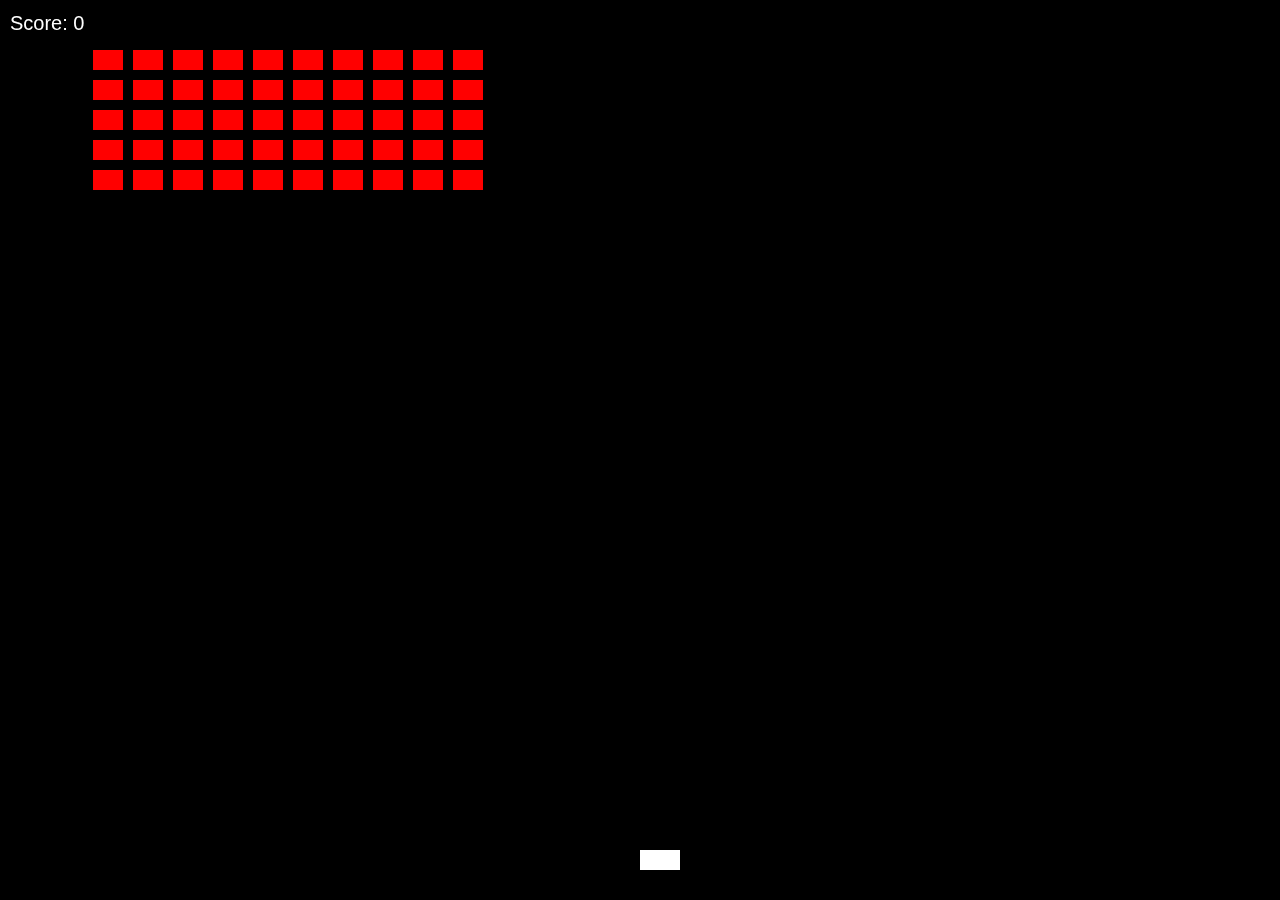
<file: qwen3-8b-q4_k_m/index.html>
<!DOCTYPE html>
<html lang="en">
<head>
  <meta charset="UTF-8" />
  <title>Invaders Game</title>
  <style>
    body {
      margin: 0;
      background-color: black;
      overflow: hidden;
      color: white;
      font-family: Arial, sans-serif;
    }
    canvas {
      display: block;
      background-color: black;
    }
  </style>
</head>
<body>
  <canvas id="gameCanvas"></canvas>
  <script>
    const canvas = document.getElementById("gameCanvas");
    const ctx = canvas.getContext("2d");

    // Set canvas size
    canvas.width = window.innerWidth;
    canvas.height = window.innerHeight;

    let player = {
      x: canvas.width / 2,
      y: canvas.height - 50,
      width: 40,
      height: 20,
      color: "white"
    };

    let enemies = [];
    const enemyWidth = 30;
    const enemyHeight = 20;
    const enemySpeed = 1;

    // Initialize enemies
    for (let row = 0; row < 5; row++) {
      for (let col = 0; col < 10; col++) {
        enemies.push({
          x: 50 + col * (enemyWidth + 10),
          y: 50 + row * (enemyHeight + 10),
          width: enemyWidth,
          height: enemyHeight,
          color: "red"
        });
      }
    }

    let bullets = [];
    let score = 0;
    let leftPressed = false;
    let rightPressed = false;
    let enemyDirection = 1;

    // Key events
    document.addEventListener("keydown", (e) => {
      if (e.key === "ArrowLeft") leftPressed = true;
      else if (e.key === "ArrowRight") rightPressed = true;
      else if (e.key === " ") {
        bullets.push({
          x: player.x + player.width / 2,
          y: player.y,
          width: 5,
          height: 10,
          color: "yellow",
          speed: -8
        });
      }
    });

    document.addEventListener("keyup", (e) => {
      if (e.key === "ArrowLeft") leftPressed = false;
      else if (e.key === "ArrowRight") rightPressed = false;
    });

    // Game loop
    function gameLoop() {
      ctx.clearRect(0, 0, canvas.width, canvas.height);

      // Player movement
      if (leftPressed) player.x -= 5;
      if (rightPressed) player.x += 5;
      player.x = Math.max(0, Math.min(canvas.width - player.width, player.x));

      updateEnemies();
      drawPlayer();
      drawEnemies();
      updateBullets();
      drawBullets();
      checkCollisions();

      // Draw score
      ctx.fillStyle = "white";
      ctx.font = "20px Arial";
      ctx.fillText("Score: " + score, 10, 30);

      requestAnimationFrame(gameLoop);
    }

    function drawPlayer() {
      ctx.fillStyle = player.color;
      ctx.fillRect(player.x, player.y, player.width, player.height);
    }

    function updateEnemies() {
      for (let enemy of enemies) {
        enemy.x += enemySpeed * enemyDirection;
      }

      // Check if any enemy hit the edge
      let hitEdge = false;
      for (let enemy of enemies) {
        if (
          enemy.x < 0 ||
          enemy.x + enemy.width > canvas.width
        ) {
          hitEdge = true;
          break;
        }
      }

      if (hitEdge) {
        // Move all enemies down and reverse direction
        for (let enemy of enemies) {
          enemy.y += enemyHeight + 10;
        }
        enemyDirection *= -1;
      }
    }

    function drawEnemies() {
      enemies.forEach(enemy => {
        ctx.fillStyle = enemy.color;
        ctx.fillRect(enemy.x, enemy.y, enemy.width, enemy.height);
      });
    }

    function updateBullets() {
      for (let i = bullets.length - 1; i >= 0; i--) {
        let bullet = bullets[i];
        bullet.y += bullet.speed;

        // Remove if off screen
        if (bullet.y < 0) {
          bullets.splice(i, 1);
        }
      }
    }

    function drawBullets() {
      bullets.forEach(bullet => {
        ctx.fillStyle = bullet.color;
        ctx.fillRect(bullet.x, bullet.y, bullet.width, bullet.height);
      });
    }

    function checkCollisions() {
      // Bullet vs Enemy collision
      for (let i = bullets.length - 1; i >= 0; i--) {
        let bullet = bullets[i];
        for (let j = enemies.length - 1; j >= 0; j--) {
          let enemy = enemies[j];

          if (
            bullet.x < enemy.x + enemy.width &&
            bullet.x + bullet.width > enemy.x &&
            bullet.y < enemy.y + enemy.height &&
            bullet.y + bullet.height > enemy.y
          ) {
            bullets.splice(i, 1);
            enemies.splice(j, 1);
            score += 10;
            break;
          }
        }
      }

      // Enemy reaches bottom (Game Over)
      for (let enemy of enemies) {
        if (enemy.y + enemy.height > canvas.height) {
          alert("Game Over! Your Score: " + score);
          document.location.reload();
          return;
        }
      }
    }

    gameLoop(); // Start the game loop
  </script>
</body>
</html>
</file>
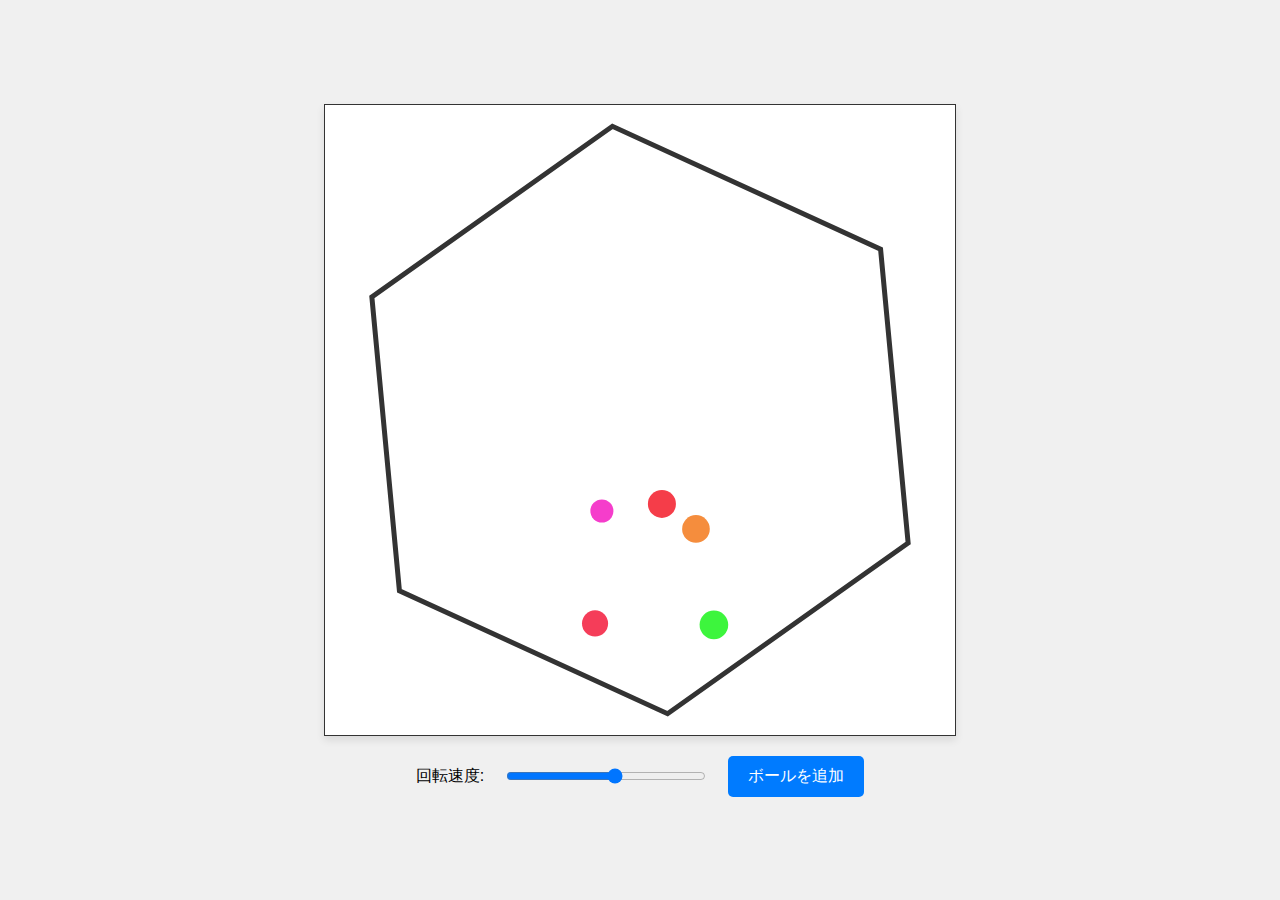
<file: gemini2.5pro-experimental/bouncing-hexagon-jp.html>
<!DOCTYPE html>
<html lang="ja">
<head>
    <meta charset="UTF-8">
    <meta name="viewport" content="width=device-width, initial-scale=1.0">
    <title>回転する六角形とボール</title>
    <style>
        body {
            display: flex;
            flex-direction: column;
            align-items: center;
            justify-content: center;
            height: 100vh;
            margin: 0;
            background-color: #f0f0f0;
            font-family: sans-serif;
        }
        canvas {
            border: 1px solid #333;
            background-color: #fff;
            box-shadow: 0 4px 8px rgba(0,0,0,0.1);
        }
        .controls {
            margin-top: 20px;
            display: flex;
            align-items: center;
            gap: 20px;
        }
        .controls label {
            font-size: 16px;
        }
        button {
            padding: 10px 20px;
            font-size: 16px;
            cursor: pointer;
            border: none;
            background-color: #007bff;
            color: white;
            border-radius: 5px;
            transition: background-color 0.3s;
        }
        button:hover {
            background-color: #0056b3;
        }
        input[type="range"] {
            width: 200px;
        }
    </style>
</head>
<body>

    <canvas id="canvas"></canvas>
    <div class="controls">
        <label for="rotationSpeed">回転速度:</label>
        <input type="range" id="rotationSpeed" min="-0.1" max="0.1" step="0.005" value="0.01">
        <button id="addBallBtn">ボールを追加</button>
    </div>

<script>
    // ----------------------------------------
    // 初期設定
    // ----------------------------------------
    const canvas = document.getElementById('canvas');
    const ctx = canvas.getContext('2d');

    // キャンバスのサイズをウィンドウサイズに合わせて調整
    const size = Math.min(window.innerWidth * 0.8, window.innerHeight * 0.7);
    canvas.width = size;
    canvas.height = size;

    // 物理定数
    const GRAVITY = 0.2;
    const RESTITUTION = 0.8; // 反発係数 (1に近いほどよく跳ねる)

    // オブジェクトの配列
    let balls = [];

    // 六角形の設定
    const hexagon = {
        x: canvas.width / 2,
        y: canvas.height / 2,
        size: canvas.width / 2 - 20, // 六角形の半径
        angle: 0,
        rotationSpeed: 0.01
    };

    // ----------------------------------------
    // クラス定義
    // ----------------------------------------

    class Ball {
        constructor(x, y, radius, color) {
            this.x = x;
            this.y = y;
            this.radius = radius;
            this.color = color;
            this.vx = (Math.random() - 0.5) * 5;
            this.vy = (Math.random() - 0.5) * 5;
        }

        // ボールの描画
        draw() {
            ctx.beginPath();
            ctx.arc(this.x, this.y, this.radius, 0, Math.PI * 2);
            ctx.fillStyle = this.color;
            ctx.fill();
            ctx.closePath();
        }

        // ボールの物理的な更新
        update() {
            // 重力を適用
            this.vy += GRAVITY;

            // 速度に基づいて位置を更新
            this.x += this.vx;
            this.y += this.vy;
        }
    }

    // ----------------------------------------
    // 関数
    // ----------------------------------------

    // 六角形の頂点座標を計算
    function getHexagonVertices() {
        const vertices = [];
        for (let i = 0; i < 6; i++) {
            const angle = hexagon.angle + (Math.PI / 3) * i;
            const x = hexagon.x + hexagon.size * Math.cos(angle);
            const y = hexagon.y + hexagon.size * Math.sin(angle);
            vertices.push({ x, y });
        }
        return vertices;
    }

    // 六角形の描画
    function drawHexagon() {
        const vertices = getHexagonVertices();
        ctx.beginPath();
        ctx.moveTo(vertices[0].x, vertices[0].y);
        for (let i = 1; i < 6; i++) {
            ctx.lineTo(vertices[i].x, vertices[i].y);
        }
        ctx.closePath();
        ctx.strokeStyle = '#333';
        ctx.lineWidth = 5;
        ctx.stroke();
    }
    
    // 衝突検知と応答
    function handleCollisions() {
        const vertices = getHexagonVertices();

        balls.forEach(ball => {
            for (let i = 0; i < 6; i++) {
                const p1 = vertices[i];
                const p2 = vertices[(i + 1) % 6];

                // --- 点（ボールの中心）と線分（壁）の最短距離を計算 ---
                const segVecX = p2.x - p1.x;
                const segVecY = p2.y - p1.y;
                const toBallVecX = ball.x - p1.x;
                const toBallVecY = ball.y - p1.y;

                const segLengthSq = segVecX * segVecX + segVecY * segVecY;
                let t = (toBallVecX * segVecX + toBallVecY * segVecY) / segLengthSq;
                t = Math.max(0, Math.min(1, t)); // tを0-1の範囲にクランプ

                const closestX = p1.x + t * segVecX;
                const closestY = p1.y + t * segVecY;

                const distVecX = ball.x - closestX;
                const distVecY = ball.y - closestY;
                const distance = Math.sqrt(distVecX * distVecX + distVecY * distVecY);

                // --- 衝突しているか判定 ---
                if (distance < ball.radius) {
                    // 1. めり込み補正
                    const overlap = ball.radius - distance;
                    const normalX = distVecX / distance;
                    const normalY = distVecY / distance;
                    ball.x += normalX * overlap;
                    ball.y += normalY * overlap;

                    // 2. 速度の反射
                    const velDotNormal = ball.vx * normalX + ball.vy * normalY;
                    
                    // 壁に向かっている場合のみ反射
                    if (velDotNormal < 0) {
                        const impulseX = -(1 + RESTITUTION) * velDotNormal * normalX;
                        const impulseY = -(1 + RESTITUTION) * velDotNormal * normalY;
                        ball.vx += impulseX;
                        ball.vy += impulseY;
                    }
                }
            }
        });
    }

    // 新しいボールを生成する関数
    function addBall() {
        const radius = 10 + Math.random() * 5;
        const x = hexagon.x;
        const y = hexagon.y;
        const color = `hsl(${Math.random() * 360}, 90%, 60%)`;
        balls.push(new Ball(x, y, radius, color));
    }

    // ----------------------------------------
    // アニメーションループ
    // ----------------------------------------
    function animate() {
        // 前のフレームをクリア
        ctx.clearRect(0, 0, canvas.width, canvas.height);

        // 六角形の角度を更新
        hexagon.angle += hexagon.rotationSpeed;

        // 六角形を描画
        drawHexagon();

        // 各ボールを更新・描画
        balls.forEach(ball => {
            ball.update();
            ball.draw();
        });

        // 衝突処理
        handleCollisions();
        
        // 次のフレームを要求
        requestAnimationFrame(animate);
    }

    // ----------------------------------------
    // UIイベントリスナー
    // ----------------------------------------
    const rotationSlider = document.getElementById('rotationSpeed');
    rotationSlider.addEventListener('input', (e) => {
        hexagon.rotationSpeed = parseFloat(e.target.value);
    });

    const addBallBtn = document.getElementById('addBallBtn');
    addBallBtn.addEventListener('click', addBall);

    // ----------------------------------------
    // 初期化と実行
    // ----------------------------------------
    // 最初にいくつかのボールを生成
    for (let i = 0; i < 5; i++) {
        addBall();
    }
    
    // アニメーション開始
    animate();

</script>

</body>
</html>
</file>
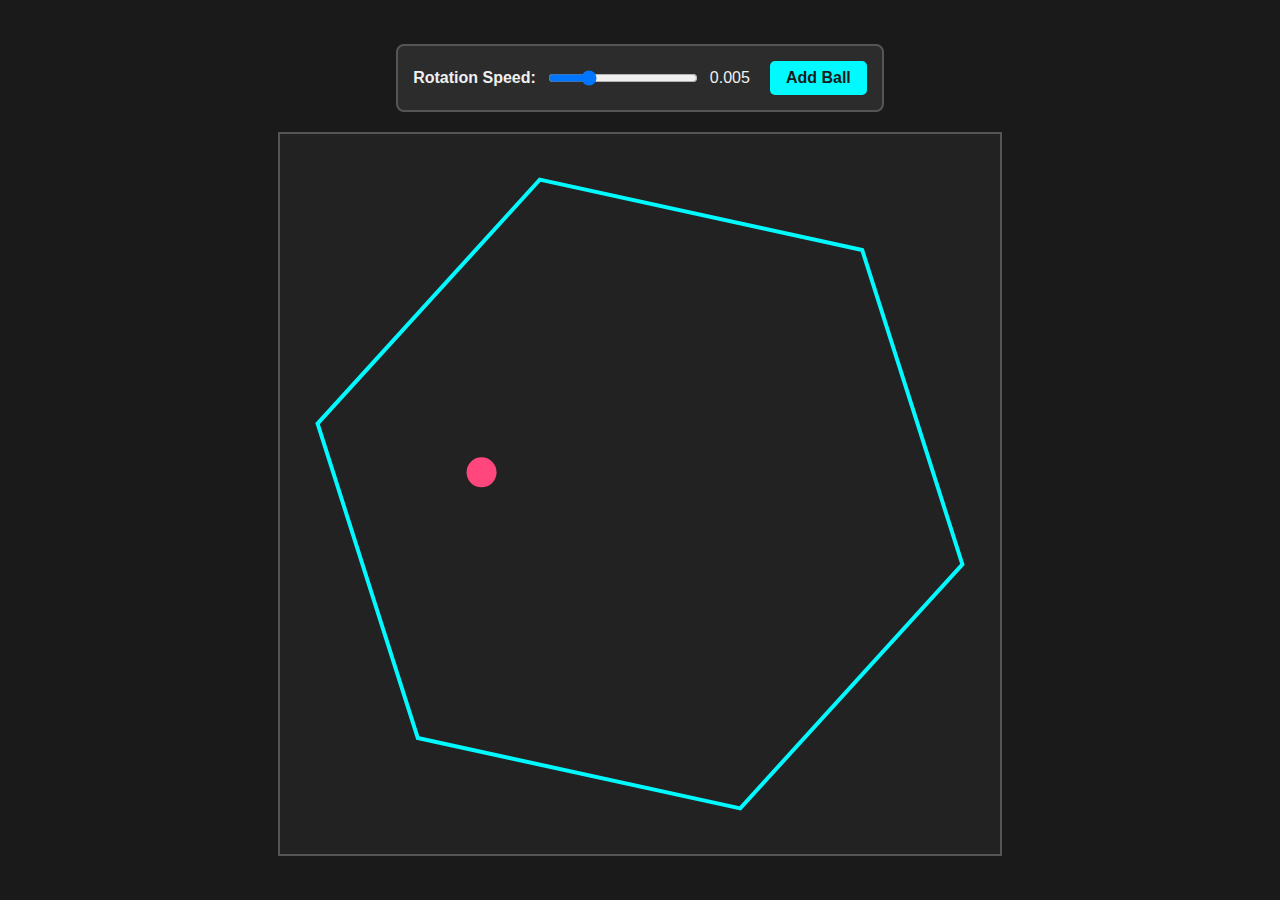
<file: gemini2.5pro-experimental/bouncing-hexagon.html>
<!DOCTYPE html>
<html lang="en">
<head>
    <meta charset="UTF-8">
    <meta name="viewport" content="width=device-width, initial-scale=1.0">
    <title>Interactive Bouncing Balls in a Spinning Hexagon</title>
    <style>
        body {
            margin: 0;
            overflow: hidden;
            display: flex;
            flex-direction: column; /* Stack controls on top of canvas */
            justify-content: center;
            align-items: center;
            height: 100vh;
            background-color: #1a1a1a;
            font-family: 'Segoe UI', Tahoma, Geneva, Verdana, sans-serif;
            color: #f0f0f0;
        }
        .controls {
            margin-bottom: 20px;
            padding: 15px;
            background-color: #2c2c2c;
            border-radius: 8px;
            border: 2px solid #555;
            display: flex;
            align-items: center;
            gap: 20px;
        }
        .control-group {
            display: flex;
            align-items: center;
            gap: 10px;
        }
        label {
            font-weight: bold;
        }
        input[type="range"] {
            width: 150px;
        }
        button {
            padding: 8px 16px;
            font-size: 16px;
            background-color: #00faff;
            border: none;
            border-radius: 5px;
            color: #1a1a1a;
            font-weight: bold;
            cursor: pointer;
            transition: background-color 0.2s;
        }
        button:hover {
            background-color: #5fffff;
        }
        canvas {
            border: 2px solid #555;
            background-color: #222;
        }
    </style>
</head>
<body>
    <div class="controls">
        <div class="control-group">
            <label for="rotationSlider">Rotation Speed:</label>
            <input type="range" id="rotationSlider" min="0" max="0.02" step="0.001" value="0.005">
            <span id="speedValue">0.005</span>
        </div>
        <button id="addBallButton">Add Ball</button>
    </div>
    
    <canvas id="simulationCanvas"></canvas>

    <script>
        // --- Setup ---
        const canvas = document.getElementById('simulationCanvas');
        const ctx = canvas.getContext('2d');
        const rotationSlider = document.getElementById('rotationSlider');
        const speedValueSpan = document.getElementById('speedValue');
        const addBallButton = document.getElementById('addBallButton');

        canvas.width = Math.min(window.innerWidth, window.innerHeight) * 0.8;
        canvas.height = canvas.width;


        // --- Tweakable Parameters ---
        const GRAVITY = 0.2;
        const FRICTION = 0.85; // Coefficient of restitution

        // --- Hexagon Object ---
        const hexagon = {
            x: canvas.width / 2,
            y: canvas.height / 2,
            size: canvas.width / 2 - 30, // Radius from center to a vertex
            angle: 0,
            rotationSpeed: parseFloat(rotationSlider.value),

            update: function() {
                this.angle += this.rotationSpeed;
            },

            getVertices: function() {
                const vertices = [];
                for (let i = 0; i < 6; i++) {
                    const angle = this.angle + (Math.PI / 3) * i;
                    const x = this.x + this.size * Math.cos(angle);
                    const y = this.y + this.size * Math.sin(angle);
                    vertices.push({ x, y });
                }
                return vertices;
            },

            draw: function() {
                const vertices = this.getVertices();
                ctx.beginPath();
                ctx.moveTo(vertices[0].x, vertices[0].y);
                for (let i = 1; i < 6; i++) {
                    ctx.lineTo(vertices[i].x, vertices[i].y);
                }
                ctx.closePath();
                ctx.strokeStyle = '#00faff';
                ctx.lineWidth = 4;
                ctx.stroke();
            }
        };

        // --- Ball Management ---
        let balls = [];
        const ballColors = ['#ff477e', '#ffdd47', '#47ff95', '#47d1ff'];

        function createBall() {
            return {
                x: canvas.width / 2,
                y: canvas.height / 3, // Start slightly higher
                radius: 15,
                dx: (Math.random() - 0.5) * 8, // Random initial horizontal speed
                dy: (Math.random() - 0.5) * 8, // Random initial vertical speed
                color: ballColors[balls.length % ballColors.length],

                update: function() {
                    this.dy += GRAVITY;
                    this.x += this.dx;
                    this.y += this.dy;
                },

                draw: function() {
                    ctx.beginPath();
                    ctx.arc(this.x, this.y, this.radius, 0, Math.PI * 2);
                    ctx.fillStyle = this.color;
                    ctx.fill();
                    ctx.closePath();
                }
            };
        }

        // --- Event Listeners ---
        rotationSlider.addEventListener('input', (e) => {
            const newSpeed = parseFloat(e.target.value);
            hexagon.rotationSpeed = newSpeed;
            speedValueSpan.textContent = newSpeed.toFixed(3);
        });

        addBallButton.addEventListener('click', () => {
            if (balls.length < 50) { // Add a reasonable limit
                balls.push(createBall());
            }
        });

        // --- Collision Logic ---
        // The function now takes a specific 'ball' object to check
        function handleCollisions(ball) {
            const vertices = hexagon.getVertices();

            for (let i = 0; i < 6; i++) {
                const v1 = vertices[i];
                const v2 = vertices[(i + 1) % 6];

                const wall_dx = v2.x - v1.x;
                const wall_dy = v2.y - v1.y;

                const lineLengthSq = wall_dx * wall_dx + wall_dy * wall_dy;
                let t = ((ball.x - v1.x) * wall_dx + (ball.y - v1.y) * wall_dy) / lineLengthSq;
                t = Math.max(0, Math.min(1, t));

                const closestX = v1.x + t * wall_dx;
                const closestY = v1.y + t * wall_dy;

                const dist_dx = ball.x - closestX;
                const dist_dy = ball.y - closestY;
                const distance = Math.sqrt(dist_dx * dist_dx + dist_dy * dist_dy);

                if (distance < ball.radius) {
                    const overlap = ball.radius - distance;
                    const correctionX = (dist_dx / distance) * overlap;
                    const correctionY = (dist_dy / distance) * overlap;
                    ball.x += correctionX;
                    ball.y += correctionY;
                    
                    const normalX = -wall_dy;
                    const normalY = wall_dx;
                    const normLength = Math.sqrt(normalX * normalX + normalY * normalY);
                    const unitNormalX = normalX / normLength;
                    const unitNormalY = normalY / normLength;
                    
                    const dotProduct = ball.dx * unitNormalX + ball.dy * unitNormalY;
                    
                    const new_dx = ball.dx - 2 * dotProduct * unitNormalX;
                    const new_dy = ball.dy - 2 * dotProduct * unitNormalY;
                    
                    ball.dx = new_dx * FRICTION;
                    ball.dy = new_dy * FRICTION;
                }
            }
        }

        // --- Main Animation Loop ---
        function animate() {
            requestAnimationFrame(animate);
            ctx.clearRect(0, 0, canvas.width, canvas.height);

            // Update hexagon
            hexagon.update();
            hexagon.draw();

            // Update and draw all balls
            balls.forEach(ball => {
                ball.update();
                handleCollisions(ball); // Pass each ball to the collision handler
                ball.draw();
            });
        }

        // --- Initialization ---
        balls.push(createBall()); // Start with one ball
        animate(); // Start the animation
    </script>
</body>
</html>
</file>
<file: qwen3-4b-q4_k_m/style.css>
body {
    margin: 0;
    background-color: #000;
    display: flex;
    flex-direction: column;
    align-items: center;
    justify-content: center;
    height: 100vh;
  }
  
  canvas {
    border: 2px solid #fff;
    background-color: #000;
  }
</file>
